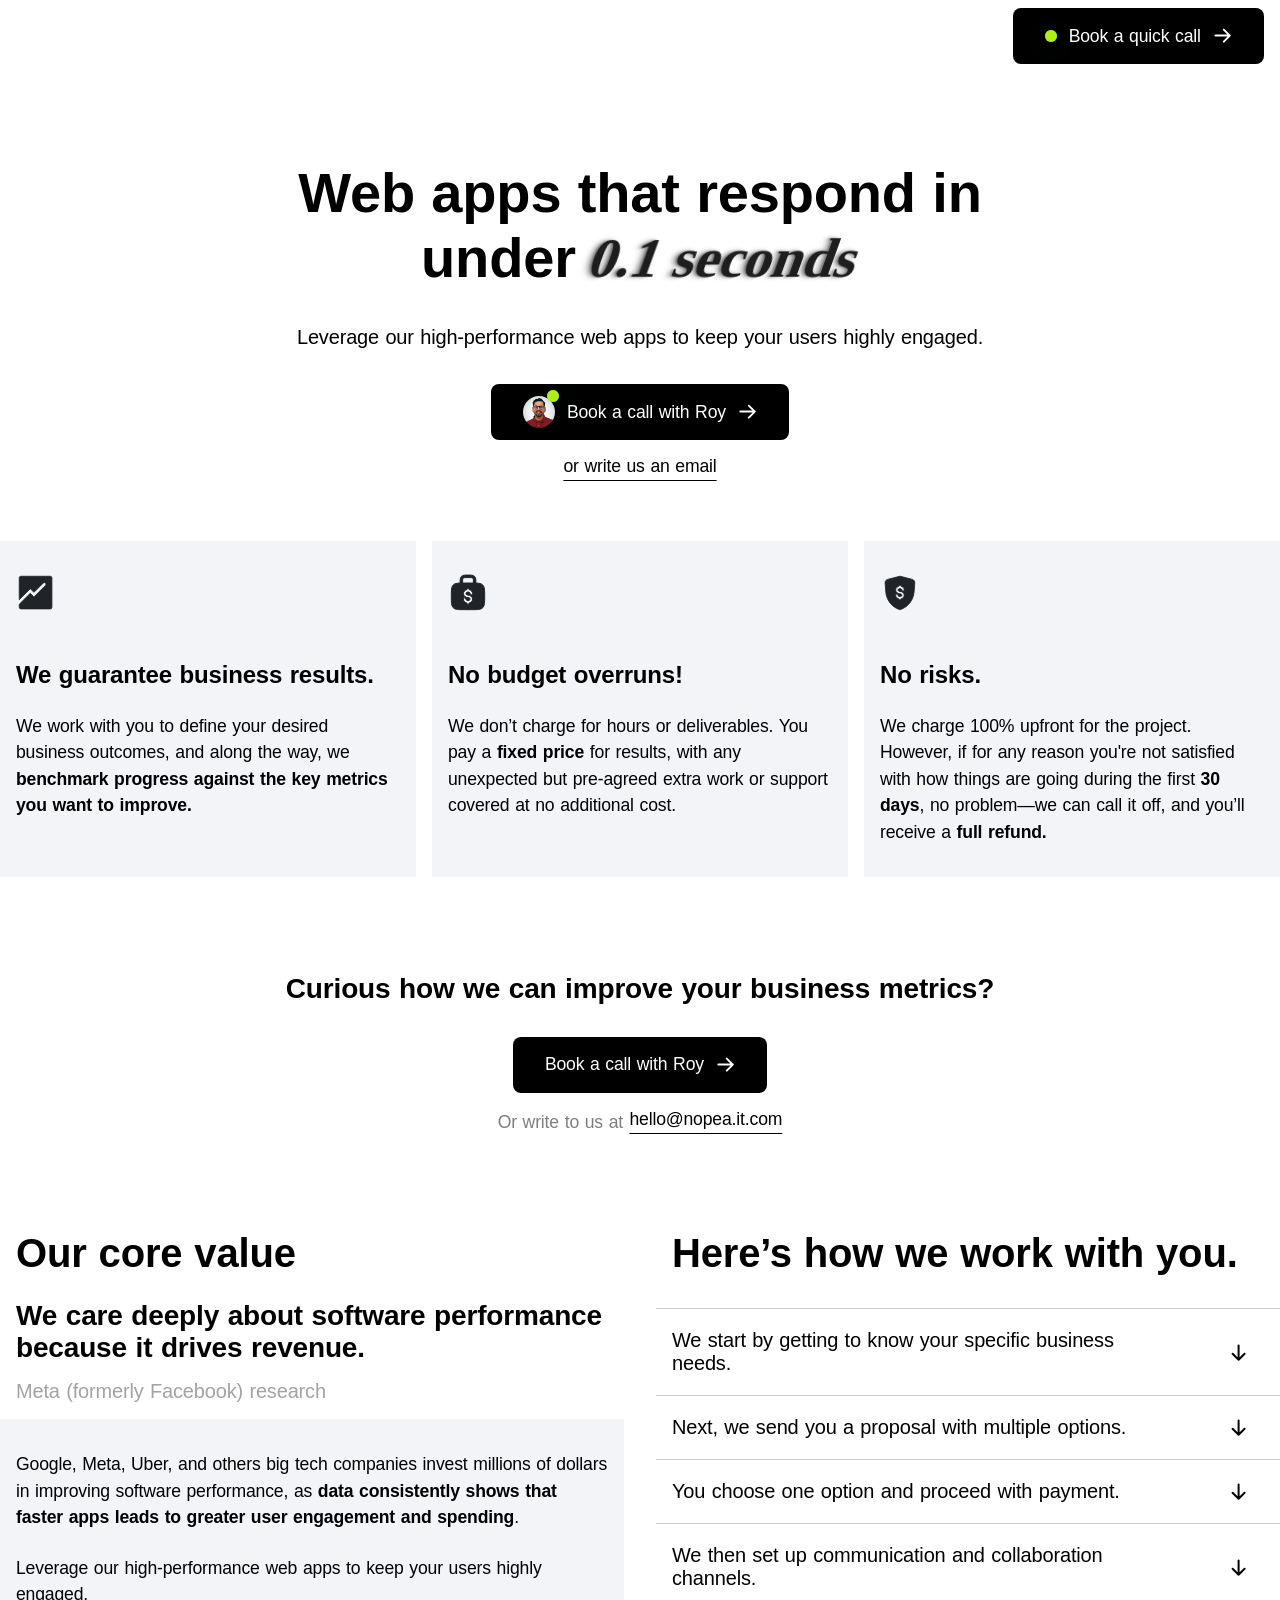
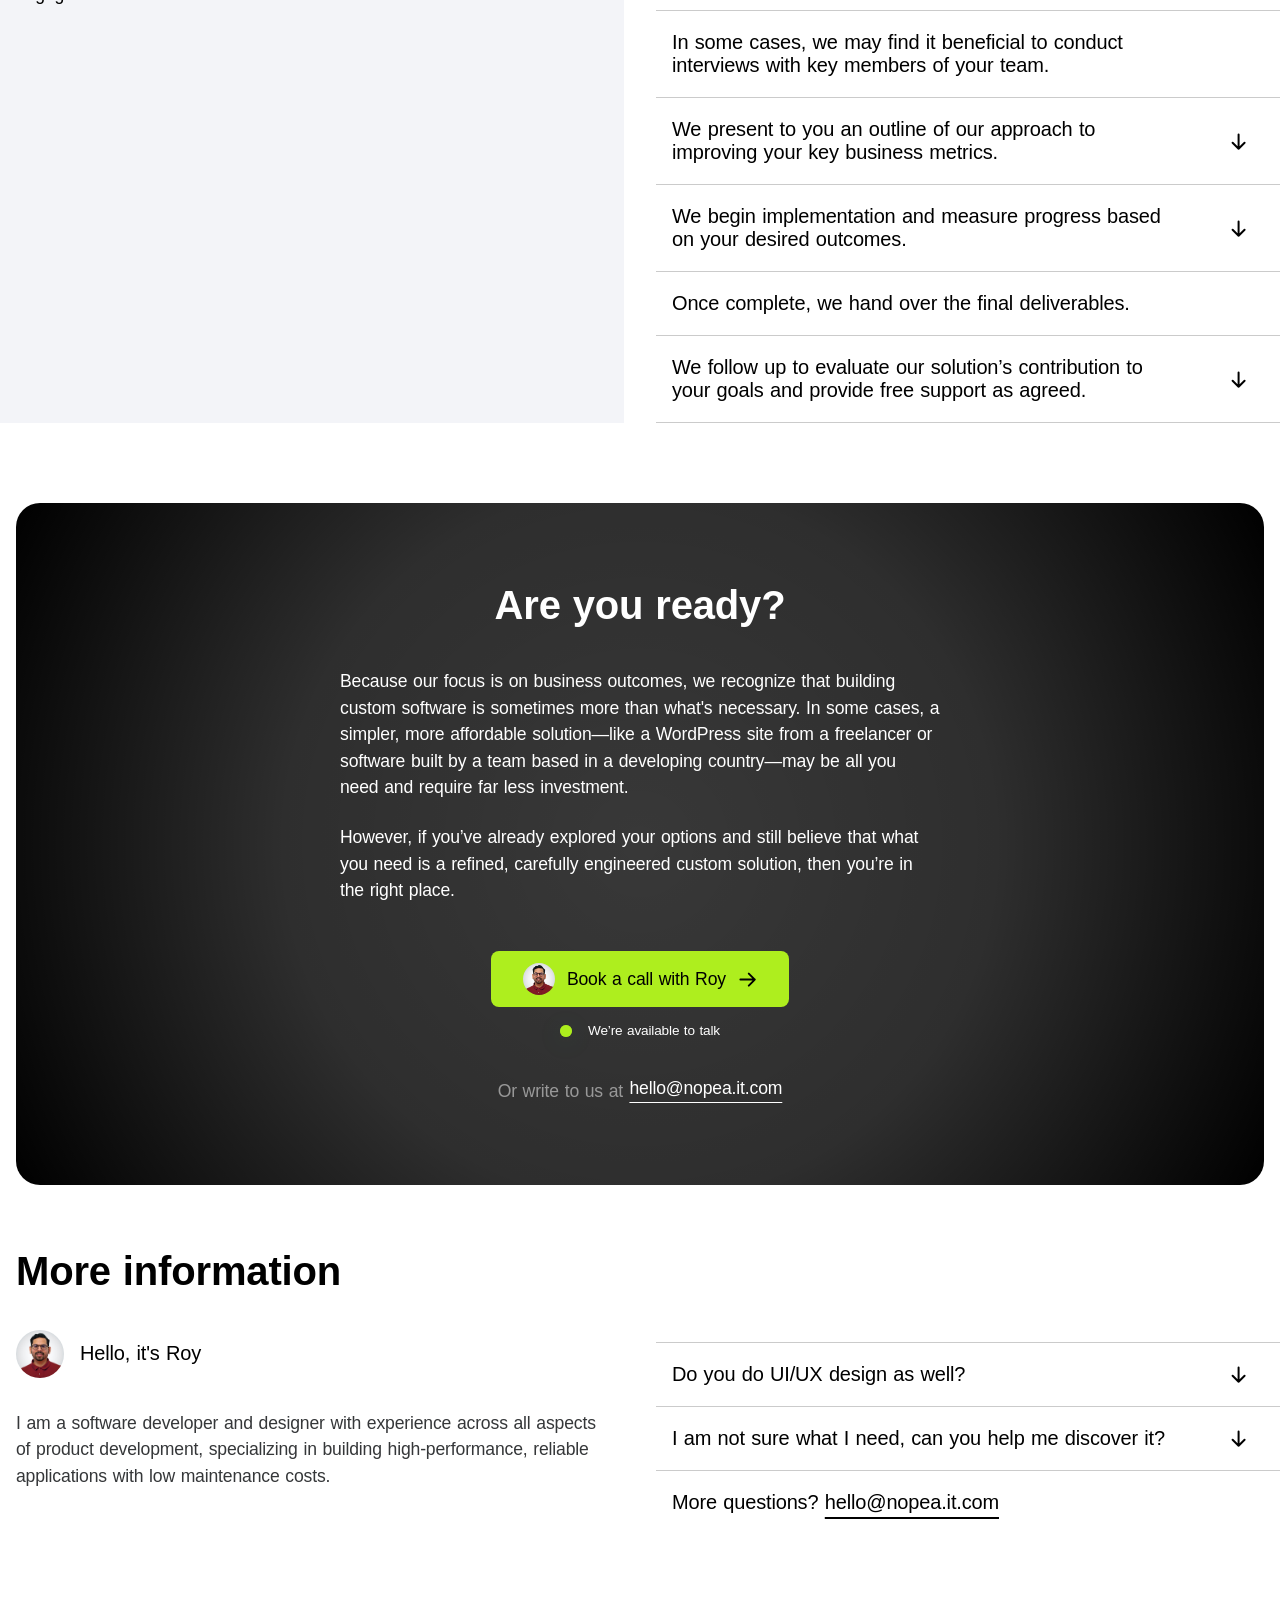
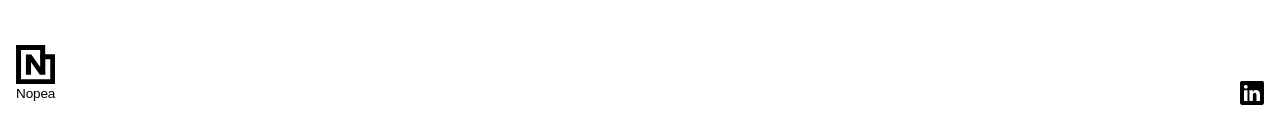
<file: index.html>
<!DOCTYPE html>
<html lang="en">

<head>
    <meta charset="UTF-8">
    <meta name="viewport" content="width=device-width, initial-scale=1.0">

    <link rel="icon" type="image/png" href="/favicon-96x96.png" sizes="96x96" />
    <link rel="icon" type="image/svg+xml" href="/favicon.svg" />
    <link rel="shortcut icon" href="/favicon.ico" />

    <title>High-Performance Web Apps Under 0.1 Seconds | Nopea</title>
    <meta name="title" content="High-Performance Web Apps Under 0.1 Seconds | Nopea">
    <meta name="description"
        content="Build high-performance web applications that respond in under 0.1 seconds. Boost user engagement and revenue with our performance-focused development services. Fixed pricing, guaranteed results.">
    <meta name="keywords"
        content="high performance web apps, fast web development, 0.1 second response time, user engagement, web app optimization, custom software development, performance optimization">
    <meta name="robots" content="index, follow">
    <meta name="language" content="English">
    <meta name="author" content="Nopea - Roy Salazar">


    <style>
        *,
        *::before,
        *::after {
            box-sizing: border-box;
            margin: 0;
            padding: 0;
            margin-block-start: 0;
            margin-block-end: 0;
        }

        a {
            all: unset;
            cursor: pointer;
            white-space: nowrap;
        }

        ol,
        ul {
            list-style: none;
        }

        /* Generic widely applied styles */

        body {
            font-family: -apple-system, BlinkMacSystemFont, "Segoe UI", Roboto,
                "Helvetica Neue", Arial, "Noto Sans", sans-serif,
                "Apple Color Emoji", "Segoe UI Emoji", "Segoe UI Symbol", "Noto Color Emoji";
            font-size: 1rem;
            max-width: 1400px;
            margin-inline: auto;
            letter-spacing: -0.01em;
            word-spacing: 0.06em;
        }

        h1,
        h2,
        h3,
        h4,
        h5 {
            font-size: 1rem;
            font-weight: normal;
            margin-block-end: 0em;
        }

        p,
        a {
            font-size: 1.1rem;
            margin-block-end: 0em;
        }

        button {
            appearance: none;
            -webkit-appearance: none;
            font-family: inherit;
            border: none;
            background: none;
            cursor: pointer;
            color: inherit;
        }

        p {
            line-height: 1.5em;
        }

        .pulse-container {
            position: absolute;
            height: 80%;
            left: 3.5rem;
        }

        .pulse {
            width: 12px;
            height: 12px;
            border-radius: 50%;
            background: #aeee1e;
            position: relative;
            box-shadow: 0 0 0 0 rgba(0, 0, 0, 0.12);
            filter: drop-shadow(0 4px 12px rgba(46, 204, 113, 0.10));
        }

        .pulse::after,
        .pulse::before {
            content: "";
            position: absolute;
            left: 50%;
            top: 50%;
            transform: translate(-50%, -50%) scale(1);
            width: 100%;
            height: 100%;
            border-radius: 50%;
            background: #aeee1e;
            opacity: 0.45;
            pointer-events: none;
        }

        .pulse::after {
            animation: pulse 2.5s ease-out infinite;
        }

        .pulse::before {
            animation: pulse 2.5s ease-out infinite;
            animation-delay: calc(2.5s / 2);
            opacity: 0.35;
        }

        @keyframes pulse {
            0% {
                transform: translate(-50%, -50%) scale(1);
                opacity: 0.5;
            }

            70% {
                transform: translate(-50%, -50%) scale(4);
                opacity: 0;
            }

            100% {
                transform: translate(-50%, -50%) scale(4);
                opacity: 0;
            }
        }

        .padding-inline {
            padding-inline: 1rem;
        }

        .margin-inline {
            margin-inline: auto;
        }

        .no-click {
            pointer-events: none;
        }

        /* styles */

        .nav {
            position: fixed;
            top: 0;
            left: 0;
            right: 0;
            z-index: 1000;
            transition: transform 0.3s ease-in-out;
            width: 100%;
            height: 4.5rem;
            display: flex;
            flex-direction: row;
            padding-block: 1rem;
            justify-content: space-between;
            align-items: center;
            background-color: white;
            max-width: 1400px;
            margin-inline: auto;
        }

        .nav.hidden {
            transform: translateY(-100%);
        }

        .nav-icon {
            display: flex;
            height: 2.5rem;
        }

        .hero {
            display: flex;
            flex-direction: column;
            margin-top: 10rem;
            align-items: center;
        }

        .hero__title {
            font-size: 3rem;
            font-weight: 550;
            width: 100%;
            max-width: 800px;
        }

        .fast {
            display: inline-flex;
            font-family: serif;
            font-weight: bold;
            color: rgb(30, 30, 30);
            transform: skewX(-20deg);
            filter: blur(0.4px);
            text-shadow:
                -2px 0 2px rgba(0, 0, 0, 0.3),
                -4px 0 4px rgba(0, 0, 0, 0.25),
                -6px 0 6px rgba(0, 0, 0, 0.15);
        }

        .hero__text {
            font-size: 1.25rem;
            line-height: 1.5em;
            font-weight: normal;
            margin-block: 2rem;
        }

        .btn {
            position: relative;
            color: white;
            background-color: black;
            height: 3.5rem;
            border-radius: 0.5rem;
            display: flex;
            flex-direction: row;
            align-items: center;
            justify-content: center;
            padding-inline: 2rem;
            gap: 0.75rem;
        }

        .btn-arrow {
            font-size: 1.2rem;
            transform: rotate(-90deg);
            display: flex;
            width: 1em;
        }

        .btn--light {
            background-color: #aeee1e;
            color: black;
        }

        .link__btn-container {
            display: flex;
            gap: 0.4rem;
        }

        .link__btn-container p {
            opacity: 50%;
        }

        .link__btn {
            margin-top: 1rem;
            margin-inline: auto;
            text-decoration: underline;
            text-underline-offset: 0.5rem;
        }

        .link__btn--large {
            font-size: 1.25rem;
        }

        .icon__btn {
            display: flex;
            height: 1.5rem;
        }

        .guarantee {
            display: flex;
            flex-direction: column;
            margin-top: 4rem;
            gap: 1rem;
        }

        .card {
            position: relative;
            display: flex;
            flex-direction: column;
            background-color: #f3f4f8;
            padding-block: 2rem;
        }

        .card__title {
            margin-top: 3rem;
            font-size: 1.5rem;
            font-weight: 600;
        }

        .card__icon {
            display: flex;
            height: 2.5rem;
            margin-right: 0.5rem;
        }

        .card__icon svg {
            height: 100%;
            color: #202327;
        }

        .card__icon path {
            stroke: #202327;
            stroke-width: 1;
            fill: transparent;
            stroke-dasharray: 500;
            stroke-dashoffset: 500;
            animation: draw 8s ease forwards, fillIn 3s ease forwards 1s;
        }

        @keyframes draw {
            to {
                stroke-dashoffset: 0;
            }
        }

        @keyframes fillIn {
            to {
                fill: currentColor;
            }
        }

        .text--margin-top {
            margin-top: 1.5rem;
        }

        .curious {
            display: flex;
            flex-direction: column;
            margin-top: 4rem;
            padding: 2rem;
            align-items: center;
        }

        .curious__title {
            font-size: 1.75rem;
            font-weight: 600;
            text-align: center;
            margin-bottom: 2rem;
        }

        .curious__text {
            margin-top: 1rem;
            text-align: center;
        }

        .core-method {
            margin-top: 4rem;
            display: flex;
            flex-direction: column;
            gap: 3rem;
        }

        .core-value {
            display: flex;
            flex-direction: column;
            flex: 1;
        }

        .core-value .card {
            flex: 1;
        }

        .core-value__title {
            font-size: 2.5rem;
            font-weight: 550;
        }

        .core-value__header {
            margin-top: 1.5rem;
            font-size: 1.75rem;
            font-weight: 600;
        }

        .core-value__sub-header {
            color: #a3a3a3;
            margin-top: 1rem;
            font-size: 1.25rem;
            margin-bottom: 1rem;
        }


        .method {
            flex: 1;
        }

        .steps__title {
            font-size: 2.5rem;
            font-weight: 550;
            margin-bottom: 1rem;
        }

        .step {
            padding-block: 20px;
            border-bottom: 1px solid #cbcbcb;
        }

        .step--first {
            border-top: 1px solid #cbcbcb;
            margin-top: 2rem;
        }

        .step__header {
            display: flex;
            justify-content: space-between;
            align-items: center;
            cursor: pointer;
        }

        .step__header-content {
            display: flex;
            align-items: center;
            gap: 1rem;
        }

        .step__title {
            margin: 0;
            font-size: 1.25rem;
            max-width: 85%;
        }

        .arrow {
            font-size: 1.2rem;
            transition: transform 0.3s ease;
            margin-right: 1rem;
            display: flex;
            width: 1em;
        }

        .arrow.rotate {
            transform: rotate(180deg);
        }

        .step__text {
            max-height: 0;
            overflow: hidden;
            transition: max-height 0.3s ease, opacity 0.3s ease, margin-top 0.3s ease;
            opacity: 0;
            color: #353739;
        }

        .step__text.show {
            max-height: 300px;
            margin-top: 2rem;
            opacity: 1;
        }

        .ready {
            background: #000000;
            background: radial-gradient(circle, rgba(0, 0, 0, 0.78) 0%, rgba(0, 0, 0, 0.82) 50%, rgba(0, 0, 0, 1) 100%);
            border-radius: 1.5rem;
            margin-top: 5rem;
            margin-inline: 1rem;
            padding-block: 5rem;
            padding-inline: 1rem;
            display: flex;
            flex-direction: column;
            align-items: center;
            color: white;
        }

        .ready__title {
            font-size: 2.5rem;
            font-weight: 550;
            margin-bottom: 1rem;
        }

        .ready__text-container {
            margin-bottom: 3rem;
            max-width: 600px;
        }

        .ready__available {
            display: flex;
            flex-direction: row;
            align-items: center;
            margin-top: 1rem;
            gap: 1rem;
            font-size: 0.85rem;
            margin-bottom: 1.5rem;
        }

        .more-info {
            margin-top: 4rem;
        }

        .steps-container {
            display: flex;
            flex-direction: column;
        }

        .intro-members-container {
            flex: 1;
            padding-block: 20px;
        }

        .more-info__steps {
            flex: 1;
        }

        .avatar {
            width: 3rem;
            height: 3rem;
            object-fit: cover;
            border-radius: 50%;
        }

        .avatar--small {
            width: 2rem;
            height: 2rem;
        }

        .more-questions__text {
            font-size: 1.25rem;
            margin-top: 1rem;
        }

        .footer {
            margin-top: 8rem;
            margin-bottom: 1rem;
            display: flex;
            justify-content: space-between;
            align-items: end;
        }

        .footer-logo {
            display: flex;
            flex-direction: column;
        }

        .footer-logo p {
            font-size: .85rem;
            font-weight: 500;
        }

        @media (min-width: 975px) {
            .hero__title {
                font-size: 3.5rem;
                text-align: center;
            }

            .guarantee {
                flex-direction: row;
            }

            .guarantee .card {
                flex: 1;
            }

            .core-method {
                flex-direction: row;
                gap: 2rem;
            }

            .steps-container {
                flex-direction: row;
                gap: 2rem;
            }
        }
    </style>
</head>

<body>
    <nav id="navbar" class="nav padding-inline">
        <button id="nav-icon" class="nav-icon">
            <svg viewBox="0 0 573 574" fill="none" xmlns="http://www.w3.org/2000/svg">
                <path d="M389.5 37V172H536.5V537H37V37H389.5Z" fill="none" />
                <path
                    d="M353 172C377.333 172 401.667 172 426 172C426 170.959 426 169.754 426 168.616C426 136.457 426 104.205 426 72.043C426 60.3533 426 48.5679 426 37V0.5H389.5C272 0.5 154.5 0.5 37 0.5H0.5V37C0.5 203.667 0.5 370.333 0.5 537V573.5H37C203.5 573.5 370 573.5 536.5 573.5H573V537C573 415.476 573 293.607 573 172V135.5H536.5C520.817 135.5 505.133 135.5 489.45 135.5C457.172 135.5 424.894 135.5 392.616 135.5C391.577 135.5 390.539 135.5 389.5 135.5C389.5 159.833 389.5 184.167 389.5 208.5C390.539 208.5 391.577 208.5 392.616 208.5C424.894 208.5 457.172 208.5 489.45 208.5C505.133 208.5 520.817 208.5 536.5 208.5L500 172C500 293.607 500 415.476 500 537L536.5 500.5C370 500.5 203.5 500.5 37 500.5L73.5 537C73.5 370.333 73.5 203.667 73.5 37L37 73.5C154.5 73.5 272 73.5 389.5 73.5L353 37C353 48.5679 353 60.3533 353 72.043C353 104.205 353 136.457 353 168.616C353 169.754 353 170.959 353 172ZM426 172H353V208.5H389.5V135.5L426 172Z"
                    fill="#000000" />
                <path
                    d="M144.75 435V137.5H224L364.5 337.75H352.75V137.5H427.5V435H348.25L207.75 234.75H219.5V435H144.75Z"
                    fill="#000000" />
            </svg>
        </button>
        <a href="https://calendly.com/roy-nopea/30min" target="_blank" class="btn">
            <div class="pulse" role="img" aria-label="Active status"></div>
            Book a quick call
            <span class="btn-arrow">
                <svg xmlns="http://www.w3.org/2000/svg" fill="none" viewBox="0 0 24 24" stroke-width="2.5"
                    stroke="currentColor" class="size-6">
                    <path stroke-linecap="round" stroke-linejoin="round" d="M19.5 13.5 12 21m0 0-7.5-7.5M12 21V3" />
                </svg>
            </span>
        </a>
    </nav>
    <main class="hero padding-inline">
        <h1 class="hero__title">
            Web apps that respond in under <span class="fast">0.1 seconds</span>
        </h1>
        <h3 class="hero__text">
            Leverage our high-performance web apps to keep your users highly engaged.
        </h3>
        <a href="https://calendly.com/roy-nopea/30min" target="_blank" class="btn">
            <img class="avatar avatar--small" src="./roy-salazar.jpg" alt="Roy Salazar">
            <div class="pulse-container">
                <div class="pulse" role="img" aria-label="Active status"></div>
            </div>
            Book a call with Roy
            <span class="btn-arrow">
                <svg xmlns="http://www.w3.org/2000/svg" fill="none" viewBox="0 0 24 24" stroke-width="2.5"
                    stroke="currentColor" class="size-6">
                    <path stroke-linecap="round" stroke-linejoin="round" d="M19.5 13.5 12 21m0 0-7.5-7.5M12 21V3" />
                </svg>
            </span>
        </a>
        <a href="mailto:hello@nopea.it.com" class="link__btn">
            or write us an email
        </a>
    </main>

    <section class="guarantee">
        <div class="card padding-inline">
            <div class="card__icon">
                <svg viewBox="0 0 49 49" xmlns="http://www.w3.org/2000/svg">
                    <path
                        d="M42,4H6A2,2,0,0,0,4,6V32.7L17.5,19.2,22,23.7,33.6,12.1a2.1,2.1,0,0,1,2.4,0,2,2,0,0,1,.4,2.8L22,29.3l-4.5-4.5L4,38.3V42a2,2,0,0,0,2,2H42a2,2,0,0,0,2-2V6A2,2,0,0,0,42,4Z"
                        fill="currentColor" />
                </svg>
            </div>
            <h2 class="card__title">We guarantee business results.</h2>
            <p class="text--margin-top">
                We work with you to define your desired business outcomes, and along the way, we <strong>benchmark
                    progress against the key metrics you want to improve.</strong>
            </p>
        </div>
        <div class="card padding-inline">
            <div class="card__icon">
                <svg viewBox="0 0 40 40" fill="none" xmlns="http://www.w3.org/2000/svg">
                    <path fill-rule="evenodd" clip-rule="evenodd"
                        d="M20.0854 2.0835H19.912C18.4145 2.08345 17.1659 2.08341 16.1746 2.21668C15.1282 2.35736 14.1836 2.66681 13.4245 3.42593C12.6653 4.18505 12.3559 5.12971 12.2152 6.17603C12.1197 6.88665 12.0926 8.58595 12.085 10.0429C8.7146 10.153 6.69096 10.5465 5.28465 11.9528C3.33203 13.9054 3.33203 17.0482 3.33203 23.3335C3.33203 29.6188 3.33203 32.7617 5.28465 34.7142C7.23726 36.6668 10.38 36.6668 16.6653 36.6668H23.332C29.6174 36.6668 32.7602 36.6668 34.7127 34.7142C36.6654 32.7617 36.6654 29.6188 36.6654 23.3335C36.6654 17.0482 36.6654 13.9054 34.7127 11.9528C33.3064 10.5465 31.2829 10.153 27.9124 10.0429C27.9047 8.58595 27.8777 6.88665 27.7822 6.17603C27.6415 5.12971 27.332 4.18505 26.5729 3.42593C25.8139 2.66681 24.8692 2.35736 23.8229 2.21668C22.8315 2.08341 21.5829 2.08345 20.0854 2.0835ZM25.4119 10.0033C25.4044 8.59221 25.3804 7.07361 25.3045 6.50916C25.201 5.74005 25.0224 5.4109 24.8052 5.1937C24.588 4.9765 24.2589 4.7978 23.4897 4.6944C22.6847 4.58616 21.6054 4.5835 19.9987 4.5835C18.392 4.5835 17.3127 4.58616 16.5077 4.6944C15.7386 4.7978 15.4094 4.9765 15.1922 5.1937C14.975 5.4109 14.7963 5.74005 14.6929 6.50916C14.617 7.07361 14.593 8.59221 14.5855 10.0033C15.2379 10.0002 15.9301 10.0002 16.6654 10.0002H23.332C24.0674 10.0002 24.7595 10.0002 25.4119 10.0033ZM19.9987 15.4168C20.689 15.4168 21.2487 15.9765 21.2487 16.6668V16.6838C23.0634 17.141 24.582 18.5718 24.582 20.5557C24.582 21.246 24.0224 21.8057 23.332 21.8057C22.6417 21.8057 22.082 21.246 22.082 20.5557C22.082 19.9157 21.3724 19.028 19.9987 19.028C18.625 19.028 17.9154 19.9157 17.9154 20.5557C17.9154 21.1958 18.625 22.0835 19.9987 22.0835C22.3069 22.0835 24.582 23.6832 24.582 26.1113C24.582 28.0952 23.0634 29.526 21.2487 29.9832V30.0002C21.2487 30.6905 20.689 31.2502 19.9987 31.2502C19.3084 31.2502 18.7487 30.6905 18.7487 30.0002V29.9832C16.934 29.526 15.4154 28.0952 15.4154 26.1113C15.4154 25.421 15.975 24.8613 16.6654 24.8613C17.3557 24.8613 17.9154 25.421 17.9154 26.1113C17.9154 26.7513 18.625 27.639 19.9987 27.639C21.3724 27.639 22.082 26.7513 22.082 26.1113C22.082 25.4712 21.3724 24.5835 19.9987 24.5835C17.6905 24.5835 15.4154 22.984 15.4154 20.5557C15.4154 18.5718 16.934 17.141 18.7487 16.6838V16.6668C18.7487 15.9765 19.3084 15.4168 19.9987 15.4168Z"
                        fill="currentColor" />
                </svg>
            </div>
            <h2 class="card__title">No budget overruns!</h2>
            <p class="text--margin-top">
                We don’t charge for hours or deliverables. You pay a <strong>fixed price</strong> for results, with
                any unexpected but pre-agreed extra work or support covered at no additional cost.
            </p>
        </div>
        <div class="card padding-inline">
            <div class="card__icon">
                <svg viewBox="0 0 46 46" fill="none" xmlns="http://www.w3.org/2000/svg">
                    <path
                        d="M23.0019 3.83322C23.1539 3.80562 23.31 3.80556 23.4619 3.83322L37.2236 7.34103C38.0723 7.58996 38.8091 8.12477 39.3086 8.85471C39.8081 9.58479 40.0394 10.4655 39.9638 11.3469L39.1591 21.9074C38.8368 26.0967 37.3731 30.1183 34.9267 33.5344C32.4804 36.9505 29.1445 39.6311 25.2822 41.2854L23.5957 42.0139C23.3831 42.1024 23.155 42.1477 22.9248 42.1477C22.6945 42.1477 22.4664 42.1024 22.2539 42.0139L20.5674 41.2854C16.705 39.6311 13.3692 36.9505 10.9228 33.5344C8.47653 30.1183 7.0128 26.0967 6.6904 21.9074L5.88571 11.3469C5.81813 10.4451 6.07194 9.54865 6.60153 8.81564C7.13115 8.08265 7.90286 7.56006 8.78024 7.34103L22.6181 3.83322C22.7452 3.81405 22.8749 3.81404 23.0019 3.83322ZM22.9267 14.0002C22.1848 14.0004 21.5831 14.602 21.583 15.344V15.3625C19.6324 15.8541 18 17.3921 18 19.5246C18 22.135 20.4456 23.8546 22.9267 23.8547C24.4034 23.8547 25.167 24.8091 25.167 25.4973C25.1668 26.1853 24.4032 27.1389 22.9267 27.1389C21.4504 27.1388 20.6877 26.1852 20.6875 25.4973C20.6875 24.7552 20.0858 24.1535 19.3437 24.1535C18.6016 24.1535 18 24.7552 18 25.4973C18.0001 27.6297 19.6324 29.1679 21.583 29.6594V29.6779C21.5832 30.4198 22.1849 31.0215 22.9267 31.0217C23.6687 31.0217 24.2702 30.4199 24.2705 29.6779V29.6594C26.2212 29.168 27.8543 27.6298 27.8545 25.4973C27.8545 22.887 25.408 21.1672 22.9267 21.1672C21.4502 21.1671 20.6875 20.2128 20.6875 19.5246C20.6875 18.8367 21.4503 17.8822 22.9267 17.882C24.4034 17.882 25.1669 18.8366 25.167 19.5246C25.167 20.2667 25.7686 20.8684 26.5107 20.8684C27.2527 20.8682 27.8545 20.2666 27.8545 19.5246C27.8544 17.392 26.2212 15.854 24.2705 15.3625V15.344C24.2704 14.6019 23.6688 14.0002 22.9267 14.0002Z"
                        fill="currentColor" />
                </svg>
            </div>
            <h2 class="card__title">No risks.</h2>
            <p class="text--margin-top">
                We charge 100% upfront for the project. However, if for any reason you're not satisfied with how things
                are going during the first <strong>30 days</strong>, no problem—we can call it off, and you’ll
                receive a <strong>full refund.</strong>
            </p>
        </div>
    </section>

    <section class="curious">
        <h2 class="curious__title">
            Curious how we can improve your business metrics?
        </h2>
        <a href="https://calendly.com/roy-nopea/30min" target="_blank" class="btn">
            Book a call with Roy
            <span class="btn-arrow">
                <svg xmlns="http://www.w3.org/2000/svg" fill="none" viewBox="0 0 24 24" stroke-width="2.5"
                    stroke="currentColor" class="size-6">
                    <path stroke-linecap="round" stroke-linejoin="round" d="M19.5 13.5 12 21m0 0-7.5-7.5M12 21V3" />
                </svg>
            </span>
        </a>
        <div class="link__btn-container">
            <p class="curious__text">Or write to us at</p>
            <a href="mailto:hello@nopea.it.com" class="link__btn">hello@nopea.it.com</a>
        </div>
    </section>

    <div class="core-method">
        <section class="core-value">
            <h2 class="core-value__title padding-inline">Our core value</h2>
            <h3 class="core-value__header padding-inline">We care deeply about software performance because it drives
                revenue.</h3>
            <h4 class="core-value__sub-header padding-inline">Meta (formerly Facebook) research</h4>
            <div class="card padding-inline">
                <p>
                    Google, Meta, Uber, and others big tech companies invest millions of dollars in improving software
                    performance, as <strong>data consistently shows that faster apps leads to greater user engagement
                        and
                        spending</strong>.
                </p>
                <p class="text--margin-top">Leverage our high-performance web apps to keep your users highly engaged.
                </p>
            </div>
        </section>

        <section class="method">
            <h2 class="steps__title padding-inline">Here’s how we work with you.</h2>
            <div class="step padding-inline step--first">
                <div class="step__header">
                    <h3 class="step__title">We start by getting to know your specific business needs.</h3>
                    <span class="arrow">
                        <svg xmlns="http://www.w3.org/2000/svg" fill="none" viewBox="0 0 24 24" stroke-width="2.5"
                            stroke="currentColor" class="size-6">
                            <path stroke-linecap="round" stroke-linejoin="round"
                                d="M19.5 13.5 12 21m0 0-7.5-7.5M12 21V3" />
                        </svg>
                    </span>
                </div>
                <p class="step__text">
                    We want to understand which key business metrics you want to improve, by how much, and why they
                    matter
                    to your business.<br>

                    We also want to understand what metrics we can measure along the way to determine we’re getting
                    closer
                    and closer to the desired outcome.<br>

                    We want to hit a home run for your business—what would be the ideal business outcome you’d like to
                    see
                    once the project is completed?
                </p>
            </div>
            <div class="step padding-inline">
                <div class="step__header">
                    <h3 class="step__title">Next, we send you a proposal with multiple options.</h3>
                    <span class="arrow">
                        <svg xmlns="http://www.w3.org/2000/svg" fill="none" viewBox="0 0 24 24" stroke-width="2.5"
                            stroke="currentColor" class="size-6">
                            <path stroke-linecap="round" stroke-linejoin="round"
                                d="M19.5 13.5 12 21m0 0-7.5-7.5M12 21V3" />
                        </svg>
                    </span>
                </div>
                <p class="step__text">
                    The proposal will include three fixed pricing options, with each package building on the previous
                    one
                    and listing the key metrics we’ll work on.
                </p>
            </div>
            <div class="step padding-inline">
                <div class="step__header">
                    <h3 class="step__title">You choose one option and proceed with payment.</h3>
                    <span class="arrow">
                        <svg xmlns="http://www.w3.org/2000/svg" fill="none" viewBox="0 0 24 24" stroke-width="2.5"
                            stroke="currentColor" class="size-6">
                            <path stroke-linecap="round" stroke-linejoin="round"
                                d="M19.5 13.5 12 21m0 0-7.5-7.5M12 21V3" />
                        </svg>
                    </span>
                </div>
                <p class="step__text">
                    Payment is made 100% upfront, but if you are not satisfied with our collaboration within the first
                    30
                    days, we can call it off, and we will refund your money in full.
                </p>
            </div>
            <div class="step padding-inline">
                <div class="step__header">
                    <h3 class="step__title">We then set up communication and collaboration channels.</h3>
                    <span class="arrow">
                        <svg xmlns="http://www.w3.org/2000/svg" fill="none" viewBox="0 0 24 24" stroke-width="2.5"
                            stroke="currentColor" class="size-6">
                            <path stroke-linecap="round" stroke-linejoin="round"
                                d="M19.5 13.5 12 21m0 0-7.5-7.5M12 21V3" />
                        </svg>
                    </span>
                </div>
                <p class="step__text">
                    We’ll be in touch regularly to evaluate and measure results along the way, which will also help us
                    understand how to calibrate our strategy to ensure we hit a home run.
                </p>
            </div>
            <div class="step padding-inline">
                <div class="step__header no-click">
                    <h3 class="step__title">In some cases, we may find it beneficial to conduct interviews with key
                        members
                        of your team.</h3>
                </div>
            </div>
            <div class="step padding-inline">
                <div class="step__header">
                    <h3 class="step__title">We present to you an outline of our approach to improving your key business
                        metrics.</h3>
                    <span class="arrow">
                        <svg xmlns="http://www.w3.org/2000/svg" fill="none" viewBox="0 0 24 24" stroke-width="2.5"
                            stroke="currentColor" class="size-6">
                            <path stroke-linecap="round" stroke-linejoin="round"
                                d="M19.5 13.5 12 21m0 0-7.5-7.5M12 21V3" />
                        </svg>
                    </span>
                </div>
                <p class="step__text">
                    We will be intentional in selecting only those tasks we are confident will contribute to improving
                    your
                    key business metrics and, ultimately, achieving the desired business outcome. This also means we
                    don’t
                    take on task requests that don’t clearly support these objectives, ensuring our efforts remain
                    focused.
                </p>
            </div>
            <div class="step padding-inline">
                <div class="step__header">
                    <h3 class="step__title">We begin implementation and measure progress based on your desired outcomes.
                    </h3>
                    <span class="arrow">
                        <svg xmlns="http://www.w3.org/2000/svg" fill="none" viewBox="0 0 24 24" stroke-width="2.5"
                            stroke="currentColor" class="size-6">
                            <path stroke-linecap="round" stroke-linejoin="round"
                                d="M19.5 13.5 12 21m0 0-7.5-7.5M12 21V3" />
                        </svg>
                    </span>
                </div>
                <p class="step__text">
                    We aim to deliver the simplest possible version of the product as quickly as possible so you can
                    start
                    using it and we can measure whether we are on the right track. This version 1 should capture a
                    significant portion of the project’s value, and as we continue refining the details, we will
                    progress
                    toward a final deliverable that fully meets the desired business outcome.
                </p>
            </div>
            <div class="step padding-inline">
                <div class="step__header no-click">
                    <h3 class="step__title">Once complete, we hand over the final deliverables.</h3>
                </div>
            </div>
            <div class="step padding-inline">
                <div class="step__header">
                    <h3 class="step__title">We follow up to evaluate our solution’s contribution to your goals and
                        provide free support as agreed.</h3>
                    <span class="arrow">
                        <svg xmlns="http://www.w3.org/2000/svg" fill="none" viewBox="0 0 24 24" stroke-width="2.5"
                            stroke="currentColor" class="size-6">
                            <path stroke-linecap="round" stroke-linejoin="round"
                                d="M19.5 13.5 12 21m0 0-7.5-7.5M12 21V3" />
                        </svg>
                    </span>
                </div>
                <p class="step__text">
                    Since we’ve been measuring improvements in your key business metrics along the way, we’re confident
                    you
                    now have what you need. However, we’ll remain available a little longer to ensure everything is
                    working
                    smoothly.
                </p>
            </div>
        </section>
    </div>
    <section class="ready">
        <h2 class="ready__title">Are you ready?</h2>
        <div class="ready__text-container">
            <p class="text--margin-top">
                Because our focus is on business outcomes, we recognize that building custom software is sometimes more
                than
                what's necessary. In some cases, a simpler, more affordable solution—like a WordPress site from a
                freelancer
                or software built by a team based in a developing country—may be all you need and require far less
                investment.
            </p>
            <p class="text--margin-top">
                However, if you’ve already explored your options and still believe that what you need is a refined,
                carefully engineered custom solution, then you’re in the right place.
            </p>
        </div>
        <a href="https://calendly.com/roy-nopea/30min" target="_blank" class="btn btn--light">
            <img class="avatar avatar--small" src="./roy-salazar.jpg" alt="Roy Salazar">
            Book a call with Roy
            <span class="btn-arrow">
                <svg xmlns="http://www.w3.org/2000/svg" fill="none" viewBox="0 0 24 24" stroke-width="2.5"
                    stroke="currentColor" class="size-6">
                    <path stroke-linecap="round" stroke-linejoin="round" d="M19.5 13.5 12 21m0 0-7.5-7.5M12 21V3" />
                </svg>
            </span>
        </a>
        <div class="ready__available">
            <div class="pulse" role="img" aria-label="Active status"></div>
            We’re available to talk
        </div>
        <div class="link__btn-container">
            <p class="curious__text">Or write to us at</p>
            <a href="mailto:hello@nopea.it.com" class="link__btn">hello@nopea.it.com</a>
        </div>
    </section>
    <section class="more-info">
        <h2 class="steps__title padding-inline">More information</h2>
        <div class="steps-container">
            <div class="intro-members-container">
                <div class="padding-inline no-click">
                    <div class="step__header">
                        <div class="step__header-content">
                            <img class="avatar" src="./roy-salazar.jpg" alt="Roy Salazar">
                            <h3 class="step__title">Hello, it's Roy</h3>
                        </div>
                    </div>
                    <p class="step__text show">
                        I am a software developer and designer with experience across all aspects of product
                        development,
                        specializing in building high-performance, reliable applications with low maintenance costs.
                    </p>
                </div>
            </div>
            <div class="more-info__steps">
                <div class="step padding-inline step--first">
                    <div class="step__header">
                        <h3 class="step__title">Do you do UI/UX design as well?</h3>
                        <span class="arrow">
                            <svg xmlns="http://www.w3.org/2000/svg" fill="none" viewBox="0 0 24 24" stroke-width="2.5"
                                stroke="currentColor" class="size-6">
                                <path stroke-linecap="round" stroke-linejoin="round"
                                    d="M19.5 13.5 12 21m0 0-7.5-7.5M12 21V3" />
                            </svg>
                        </span>
                    </div>
                    <p class="step__text">
                        Coming soon.
                    </p>
                </div>
                <div class="step padding-inline">
                    <div class="step__header">
                        <h3 class="step__title">I am not sure what I need, can you help me discover it?</h3>
                        <span class="arrow">
                            <svg xmlns="http://www.w3.org/2000/svg" fill="none" viewBox="0 0 24 24" stroke-width="2.5"
                                stroke="currentColor" class="size-6">
                                <path stroke-linecap="round" stroke-linejoin="round"
                                    d="M19.5 13.5 12 21m0 0-7.5-7.5M12 21V3" />
                            </svg>
                        </span>
                    </div>
                    <p class="step__text">
                        Coming soon.
                    </p>
                </div>
                <p class="more-questions__text padding-inline">
                    More questions?
                    <a href="mailto:hello@nopea.it.com" class="link__btn link__btn--large">hello@nopea.it.com</a>
                </p>
            </div>
        </div>
    </section>
    <footer class="footer padding-inline">
        <div class="footer-logo">
            <svg viewBox="0 0 573 574" fill="none" xmlns="http://www.w3.org/2000/svg">
                <path d="M389.5 37V172H536.5V537H37V37H389.5Z" fill="none" />
                <path
                    d="M353 172C377.333 172 401.667 172 426 172C426 170.959 426 169.754 426 168.616C426 136.457 426 104.205 426 72.043C426 60.3533 426 48.5679 426 37V0.5H389.5C272 0.5 154.5 0.5 37 0.5H0.5V37C0.5 203.667 0.5 370.333 0.5 537V573.5H37C203.5 573.5 370 573.5 536.5 573.5H573V537C573 415.476 573 293.607 573 172V135.5H536.5C520.817 135.5 505.133 135.5 489.45 135.5C457.172 135.5 424.894 135.5 392.616 135.5C391.577 135.5 390.539 135.5 389.5 135.5C389.5 159.833 389.5 184.167 389.5 208.5C390.539 208.5 391.577 208.5 392.616 208.5C424.894 208.5 457.172 208.5 489.45 208.5C505.133 208.5 520.817 208.5 536.5 208.5L500 172C500 293.607 500 415.476 500 537L536.5 500.5C370 500.5 203.5 500.5 37 500.5L73.5 537C73.5 370.333 73.5 203.667 73.5 37L37 73.5C154.5 73.5 272 73.5 389.5 73.5L353 37C353 48.5679 353 60.3533 353 72.043C353 104.205 353 136.457 353 168.616C353 169.754 353 170.959 353 172ZM426 172H353V208.5H389.5V135.5L426 172Z"
                    fill="currentColor" />
                <path
                    d="M144.75 435V137.5H224L364.5 337.75H352.75V137.5H427.5V435H348.25L207.75 234.75H219.5V435H144.75Z"
                    fill="currentColor" />
            </svg>
            <p>Nopea</p>
        </div>
        <a class="icon__btn" href="https://www.linkedin.com/in/roy-salazar/" target="_blank">
            <svg viewBox="0 0 534 534" xmlns="http://www.w3.org/2000/svg">
                <path
                    d="M490.667 0.0478348H45.6667C39.931 -0.220832 34.1983 0.644176 28.7973 2.59384C23.3963 4.54351 18.433 7.53916 14.191 11.4092C9.94934 15.2795 6.51234 19.9485 4.07734 25.1485C1.64234 30.3488 0.256667 35.9782 0 41.7145V487.715C0.336 499.719 5.25533 511.142 13.7477 519.632C22.24 528.125 33.6613 533.045 45.6667 533.382H490.667C502.337 532.862 513.34 527.789 521.317 519.252C529.293 510.715 533.607 499.395 533.333 487.715V41.7145C533.43 36.1312 532.383 30.5875 530.26 25.4228C528.137 20.2585 524.98 15.5822 520.983 11.6805C516.99 7.77917 512.24 4.73518 507.027 2.73484C501.813 0.73451 496.247 -0.179832 490.667 0.0478348ZM166.667 444.715H89V207.049H166.667V444.715ZM129.667 171.048C124.247 171.237 118.847 170.303 113.805 168.305C108.764 166.307 104.19 163.288 100.371 159.438C96.552 155.587 93.5703 150.989 91.6137 145.931C89.6567 140.873 88.767 135.466 89 130.048C88.7603 124.571 89.668 119.105 91.665 114C93.662 108.895 96.704 104.264 100.596 100.403C104.488 96.5425 109.143 93.5382 114.264 91.5828C119.386 89.6272 124.859 88.7638 130.333 89.0478C135.753 88.8592 141.153 89.7928 146.195 91.7908C151.236 93.7888 155.81 96.8078 159.629 100.658C163.448 104.508 166.43 109.107 168.386 114.164C170.343 119.222 171.233 124.63 171 130.048C171.24 135.524 170.332 140.991 168.335 146.096C166.338 151.201 163.296 155.832 159.404 159.693C155.512 163.553 150.857 166.557 145.736 168.513C140.614 170.468 135.141 171.332 129.667 171.048ZM444.667 444.715H366.667V314.715C366.667 283.715 355.667 262.382 328 262.382C319.407 262.455 311.043 265.185 304.063 270.199C297.08 275.212 291.82 282.262 289 290.382C286.833 296.469 285.927 302.932 286.333 309.382V444.715H209.667V207.049H286.333V240.382C293.15 227.859 303.293 217.465 315.647 210.345C328 203.229 342.08 199.665 356.333 200.048C406.667 200.048 444.667 233.382 444.667 304.382V444.715Z"
                    fill="currentColor" />
            </svg>
        </a>
    </footer>
    <script>
        document.querySelectorAll('.step__header').forEach(header => {
            header.addEventListener('click', () => {
                const content = header.nextElementSibling;
                const arrow = header.querySelector('.arrow');
                content.classList.toggle('show');
                arrow.classList.toggle('rotate');
            });
        });

        let lastScrollTop = 0;
        let scrollThreshold = 10;
        const navbar = document.getElementById('navbar');

        window.addEventListener('scroll', function () {
            let currentScroll = window.pageYOffset || document.documentElement.scrollTop;
            if (currentScroll <= 0) {
                navbar.classList.remove('hidden');
                return;
            }

            if (Math.abs(lastScrollTop - currentScroll) <= scrollThreshold) {
                return;
            }

            if (currentScroll > lastScrollTop) {
                navbar.classList.add('hidden');
            } else {
                navbar.classList.remove('hidden');
            }

            lastScrollTop = currentScroll;
        });

        document.addEventListener('mousemove', function (e) {
            if (e.clientY < 100) {
                navbar.classList.remove('hidden');
            }
        });

        document.getElementById('nav-icon').addEventListener('click', function () {
            window.scrollTo({
                top: 0,
                behavior: 'smooth'
            });
        });
    </script>
</body>

</html>
</file>
